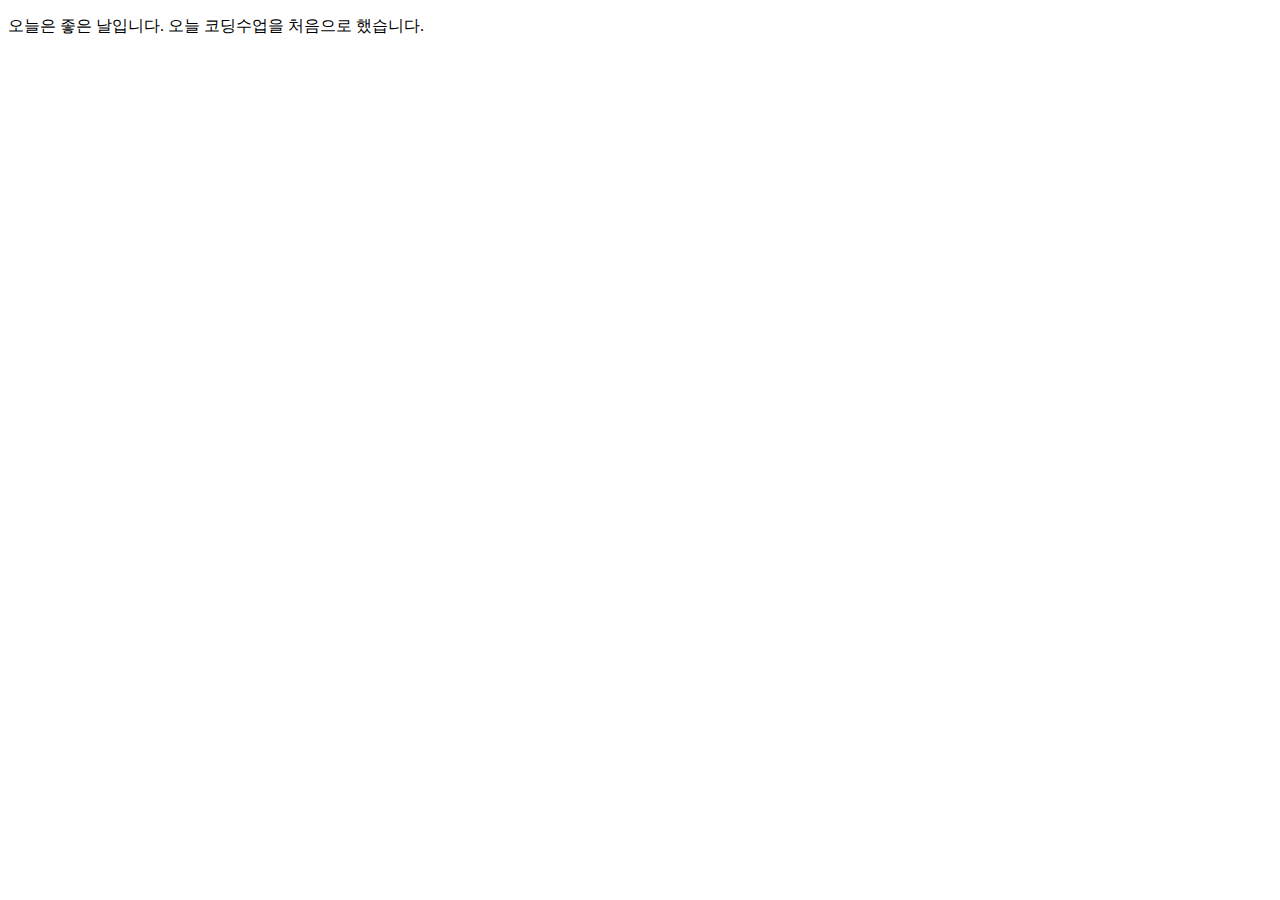
<file: index.html>
<!DOCTYPE html>
<html lang="en">
<head>
  <meta charset="UTF-8">
  <meta http-equiv="X-UA-Compatible" content="IE=edge">
  <meta name="viewport" content="width=device-width, initial-scale=1.0">
  <title>4월 10일 코딩</title>
</head>
<body>
  <p>
    오늘은 좋은 날입니다.
    오늘 코딩수업을 처음으로 했습니다. <br>
  </p>
</body>
</html>
</file>
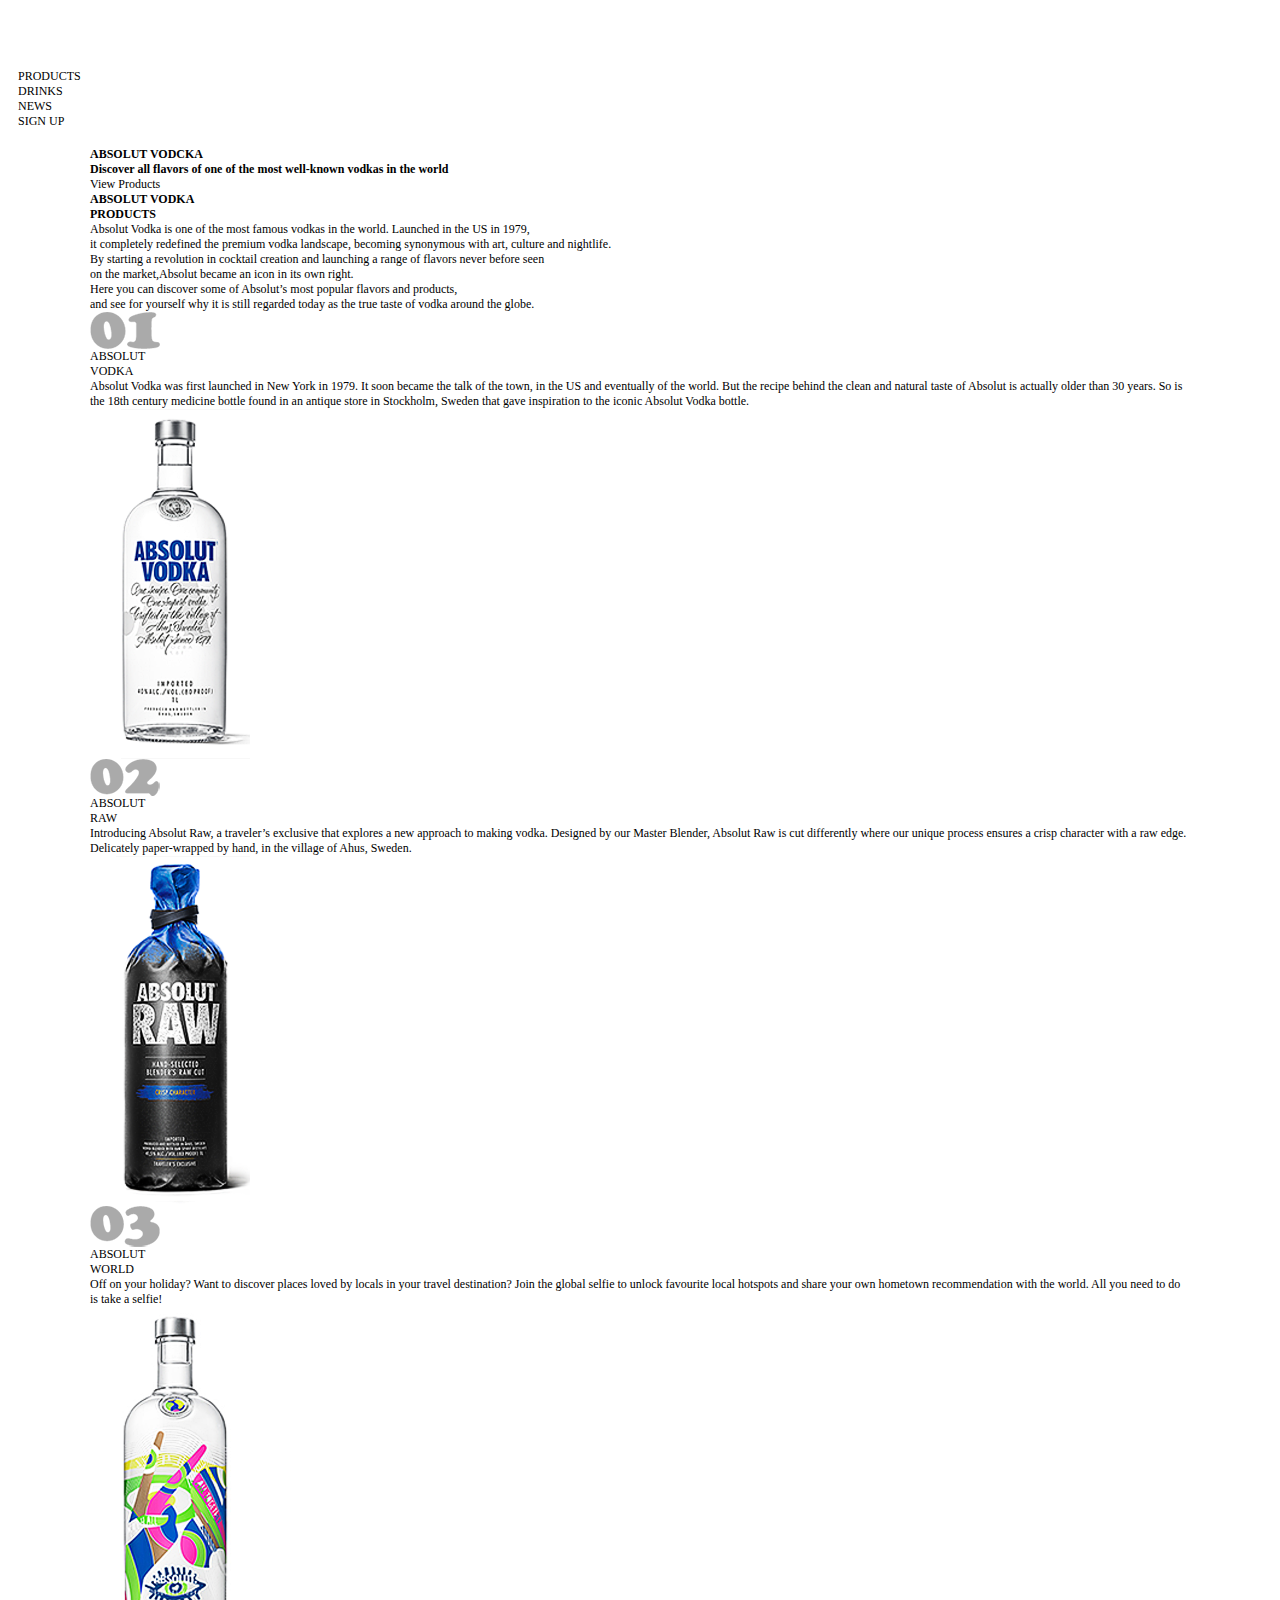
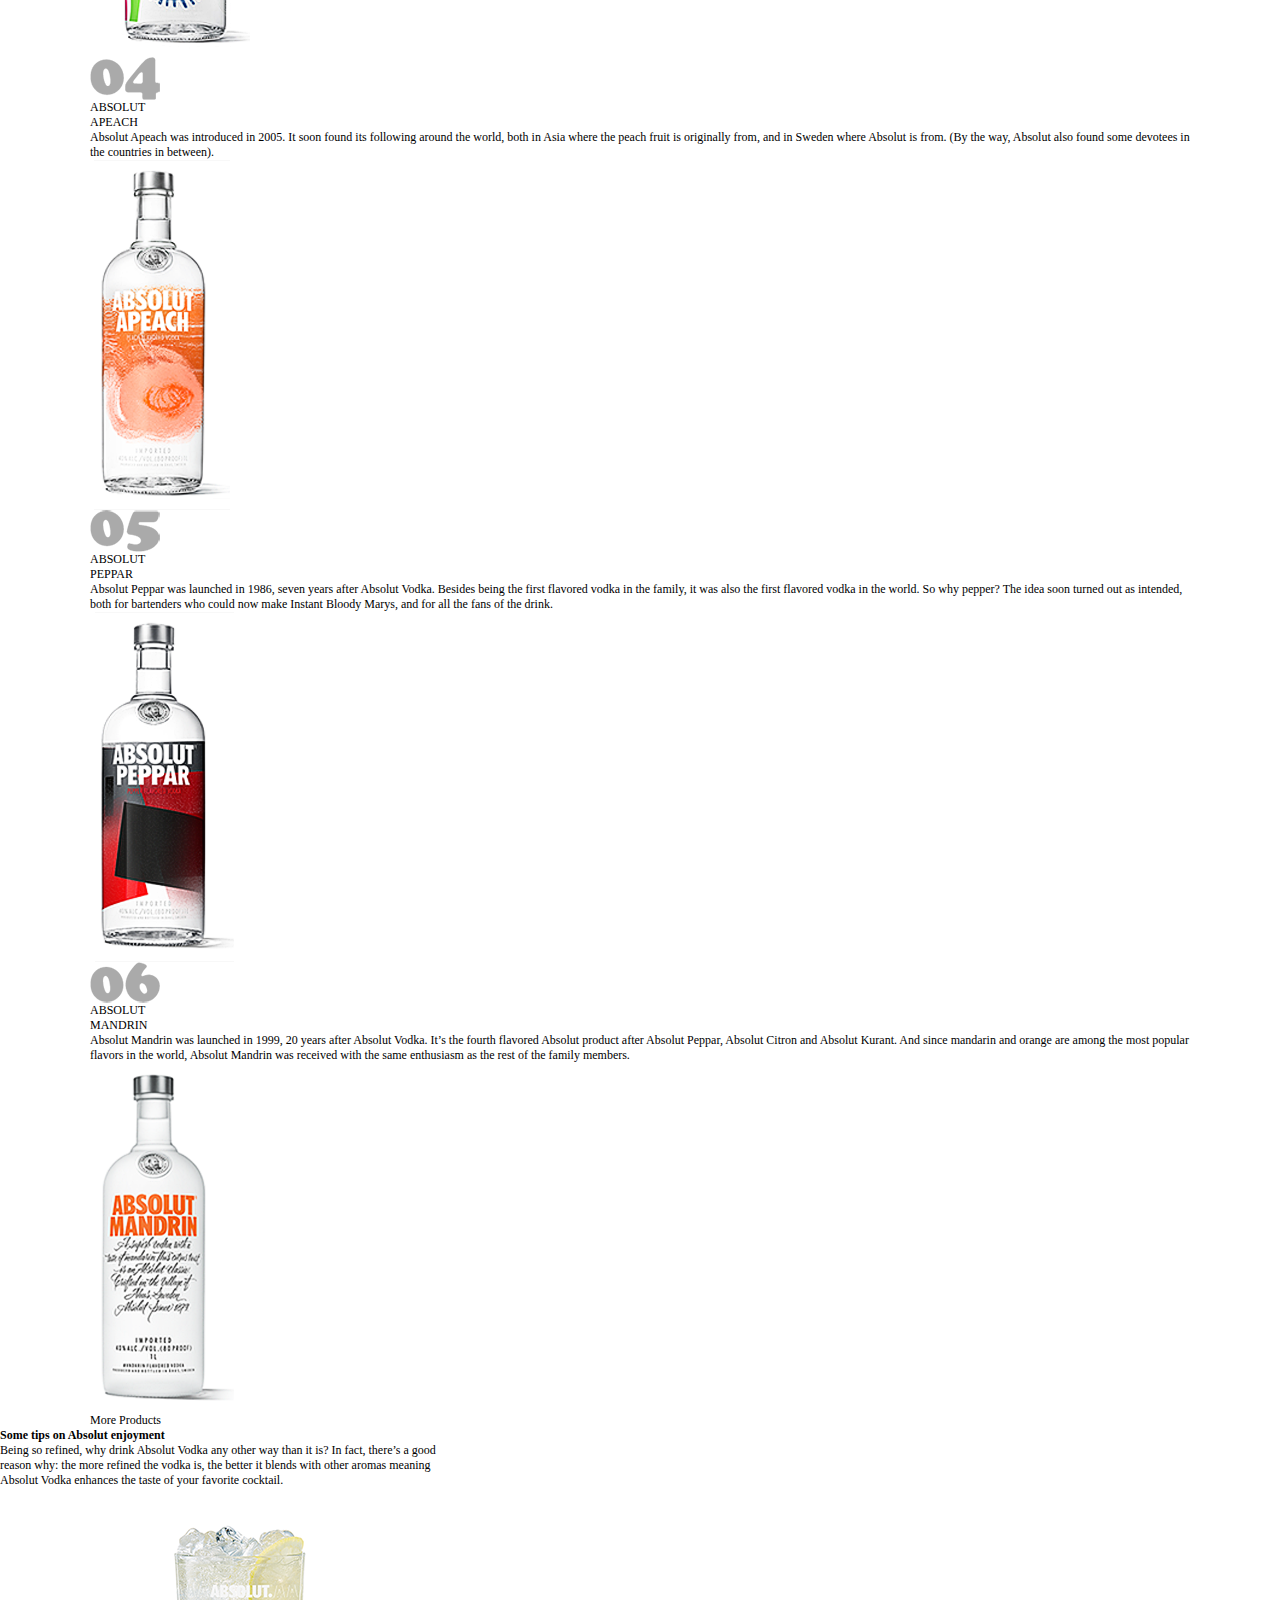
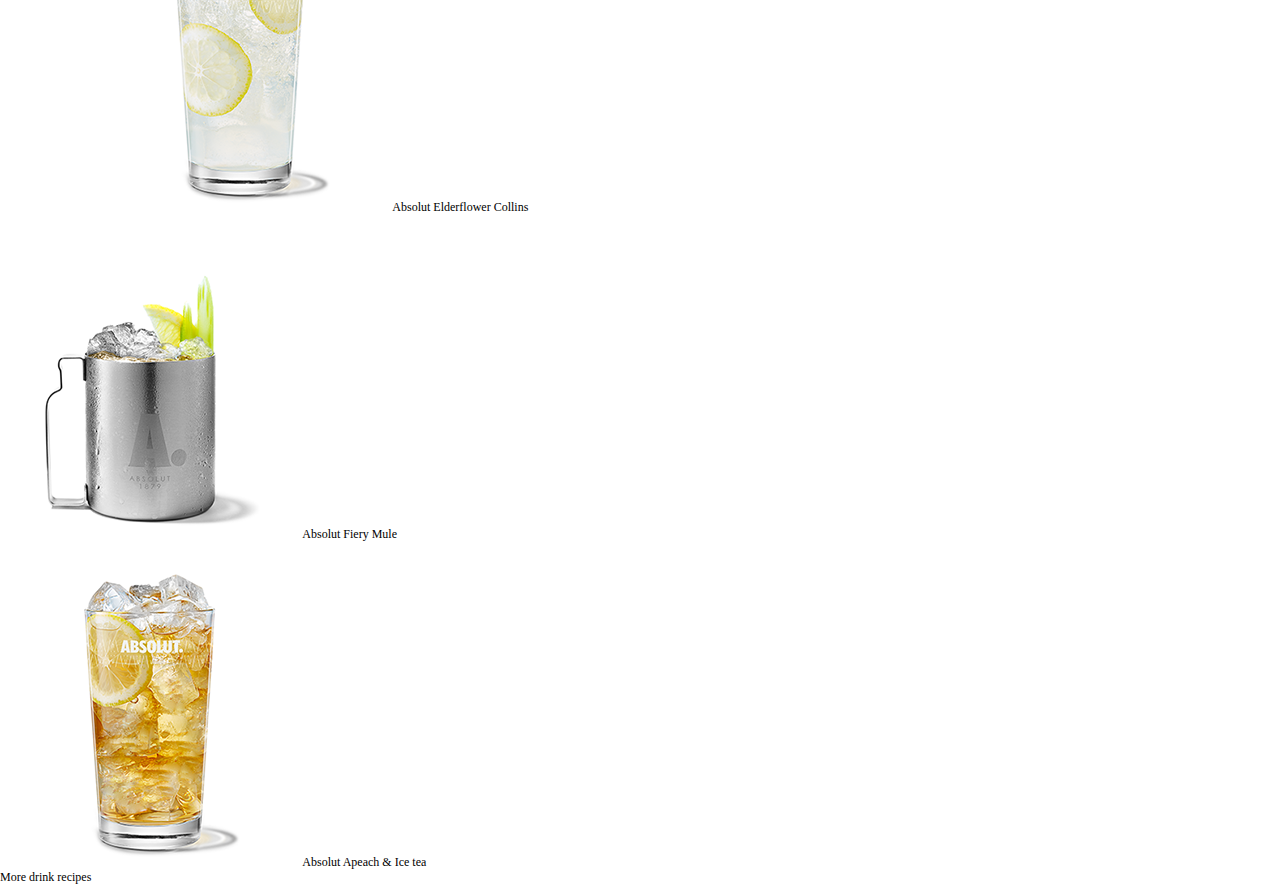
<file: nhj-absolut/index.html>
<!DOCTYPE html>
<html lang="en">
<head>
  <meta charset="UTF-8">
  <meta http-equiv="X-UA-Compatible" content="IE=edge">
  <meta name="viewport" content="width=device-width, initial-scale=1.0">
  <title>Absolut</title>
  <link rel="stylesheet" href="./style.css">
</head>
<body>
  <!-- #wrap>header+main+section+footer -->
  <div id="wrap">
    <header>
      <!-- .baxalign>#logo+nav -->
      <div class="baxalign">
        <div id="logo">
          <h1><a hrdf="javascript:void(0)">
            <img src="01header/logo.png" alt=""></a>
          </h1>
        </div>
        <nav>
          <ul>
            <li><a href="javascript:void(0)">PRODUCTS</a></li>
            <li><a href="javascript:void(0)">DRINKS</a></li>
            <li><a href="javascript:void(0)">NEWS</a></li>
            <li><a href="javascript:void(0)">SIGN UP</a></li>
          </ul>
        </nav>
      </div>
    </header>
    <main>
      <div class="boxalign">
        <h2 class="Oswald">ABSOLUT VODCKA</h2>
        <h4>Discover all flavors of one of the most well-known vodkas in the world</h4>
        <a href="javascript:void(0)" class="more">
          View Products
        </a>
      </div>
    </main>
    <section>
      <div id="products" class="boxalign">
        <div class="ptitle">
          <h2 class="Oswald">
            ABSOLUT VODKA<br>
            PRODUCTS
          </h2>
          <p class="Raleway">Absolut Vodka is one of the most famous vodkas in the world. Launched in the US in 1979,<br>
            it completely redefined the premium vodka landscape, becoming synonymous with art, culture and nightlife.<br>
            By starting a revolution in cocktail creation and launching a range of flavors never before seen<br>
            on the market,Absolut became an icon in its own right.<br>
            Here you can discover some of Absolut’s most popular flavors and products,<br>
            and see for yourself why it is still regarded today as the true taste of vodka around the globe.</p>
        </div>
        <ul class="plist">
          <li>
            <a href="javascript:void(0)"></a>
            <div class="text">
              <!--img+.pltext$*2-->
              <img src="./03products/no01.png"alt="no01">
              <div class="pltext1 Wswald">
                ABSOLUT<br>VODKA</div>
                <div class="pltext2 Raleway">
                  Absolut Vodka was first launched in New York in 1979. It soon became the talk of the town, in the US and eventually of the world. But the recipe behind the clean and natural taste of Absolut is actually older than 30 years. So is the 18th century medicine bottle found in an antique store in Stockholm, Sweden that gave inspiration to the iconic Absolut Vodka bottle.
              </div>
            </div>
            <div class="img">
              <img src="./03products/listing01.png" alt="listing01.png">
            </div>
          </li>
          <li>
            <a href="javascript:void(0)"></a>
            <div class="text">
              <!--img+.pltext$*2-->
              <img src="./03products/no02.png"alt="no02">
              <div class="pltext1 Wswald">
                ABSOLUT<br>RAW</div>
                <div class="pltext2 Raleway">
                  Introducing Absolut Raw, a traveler’s exclusive that explores a new approach to making vodka. Designed by our Master Blender, Absolut Raw is cut differently where our unique process ensures a crisp character with a raw edge. Delicately paper-wrapped by hand, in the village of Ahus, Sweden.
              </div>
            </div>
            <div class="img">
              <img src="./03products/listing02.png" alt="listing02.png">
            </div>
          </li>
          <li>
            <a href="javascript:void(0)"></a>
            <div class="text">
              <!--img+.pltext$*2-->
              <img src="./03products/no03.png"alt="no03">
              <div class="pltext1 Wswald">
                ABSOLUT<br>WORLD</div>
                <div class="pltext2 Raleway">
                  Off on your holiday? Want to discover places loved by locals in your travel destination? Join the global selfie to unlock favourite local hotspots and share your own hometown recommendation with the world. All you need to do is take a selfie!
              </div>
            </div>
            <div class="img">
              <img src="./03products/listing03.png" alt="listing03.png">
            </div>
          </li>
          <li>
            <a href="javascript:void(0)"></a>
            <div class="text">
              <!--img+.pltext$*2-->
              <img src="./03products/no04.png"alt="no04">
              <div class="pltext1 Wswald">
                ABSOLUT<br>APEACH</div>
                <div class="pltext2 Raleway">
                  Absolut Apeach was introduced in 2005. It soon found its following around the world, both in Asia where the peach fruit is originally from, and in Sweden where Absolut is from. (By the way, Absolut also found some devotees in the countries in between).
              </div>
            </div>
            <div class="img">
              <img src="./03products/listing04.png" alt="listing04.png">
            </div>
          </li>
          <li>
            <a href="javascript:void(0)"></a>
            <div class="text">
              <!--img+.pltext$*2-->
              <img src="./03products/no05.png"alt="no05">
              <div class="pltext1 Wswald">
                ABSOLUT<br>PEPPAR</div>
                <div class="pltext2 Raleway">
                  Absolut Peppar was launched in 1986, seven years after Absolut Vodka. Besides being the first flavored vodka in the family, it was also the first flavored vodka in the world. So why pepper? The idea soon turned out as intended, both for bartenders who could now make Instant Bloody Marys, and for all the fans of the drink.
              </div>
            </div>
            <div class="img">
              <img src="./03products/listing05.png" alt="listing05.png">
            </div>
          </li>
          <li>
            <a href="javascript:void(0)"></a>
            <div class="text">
              <!--img+.pltext$*2-->
              <img src="./03products/no06.png"alt="no06">
              <div class="pltext1 Wswald">
                ABSOLUT<br>MANDRIN</div>
                <div class="pltext2 Raleway">
                  Absolut Mandrin was launched in 1999, 20 years after Absolut Vodka. It’s the fourth flavored Absolut product after Absolut Peppar, Absolut Citron and Absolut Kurant. And since mandarin and orange are among the most popular flavors in the world, Absolut Mandrin was received with the same enthusiasm as the rest of the family members.
              </div>
            </div>
            <div class="img">
              <img src="./03products/listing06.png" alt="listing06.png">
            </div>
          </li>
        </ul>
        <div class="morecover">
          <a href="javascript:void(0)" class="more">
            More Products
          </a>
        </div>
      </div>
      <div id="recipes">
        <div class="bg">
          <h2 class="Oswald">Some tips on Absolut enjoyment
          </h2>
          <p class="Raleway">Being so refined, why drink Absolut Vodka any other way than it is? In fact, there’s a good<br>reason why: the more refined the vodka is, the better it blends with other aromas meaning<br>Absolut Vodka enhances the taste of your favorite cocktail.
          </p>
        </div>
        <div class="drink">
          <ul class="boxalign Raleway">
            <li>
              <a href="javascript:void(0)">
                <img src="04recipes/recipes01.png" alt="recipes01">
                <span>
                  Absolut Elderflower Collins
                </span>
              </a>
            </li>
          </ul>
        </div>
            <li>
              <a href="javascript:void(0)">
                <img src="04recipes/recipes02.png" alt="recipes02">
                <span>
                  Absolut Fiery Mule
                </span>
              </a>
            </li>
          </ul>
        </div>
            <li>
              <a href="javascript:void(0)">
                <img src="04recipes/recipes03.png" alt="recipes03">
                <span>
                  Absolut Apeach & Ice tea
                </span>
              </a>
            </li>
          </ul>
        </div>
        <div class="morecover">
          <a href="javascript:void(0)" class="more">
            More drink recipes
          </a>
        </div>
      </div>
    </section>


    <footer></footer>
  </div>
</body>
</html>
</file>
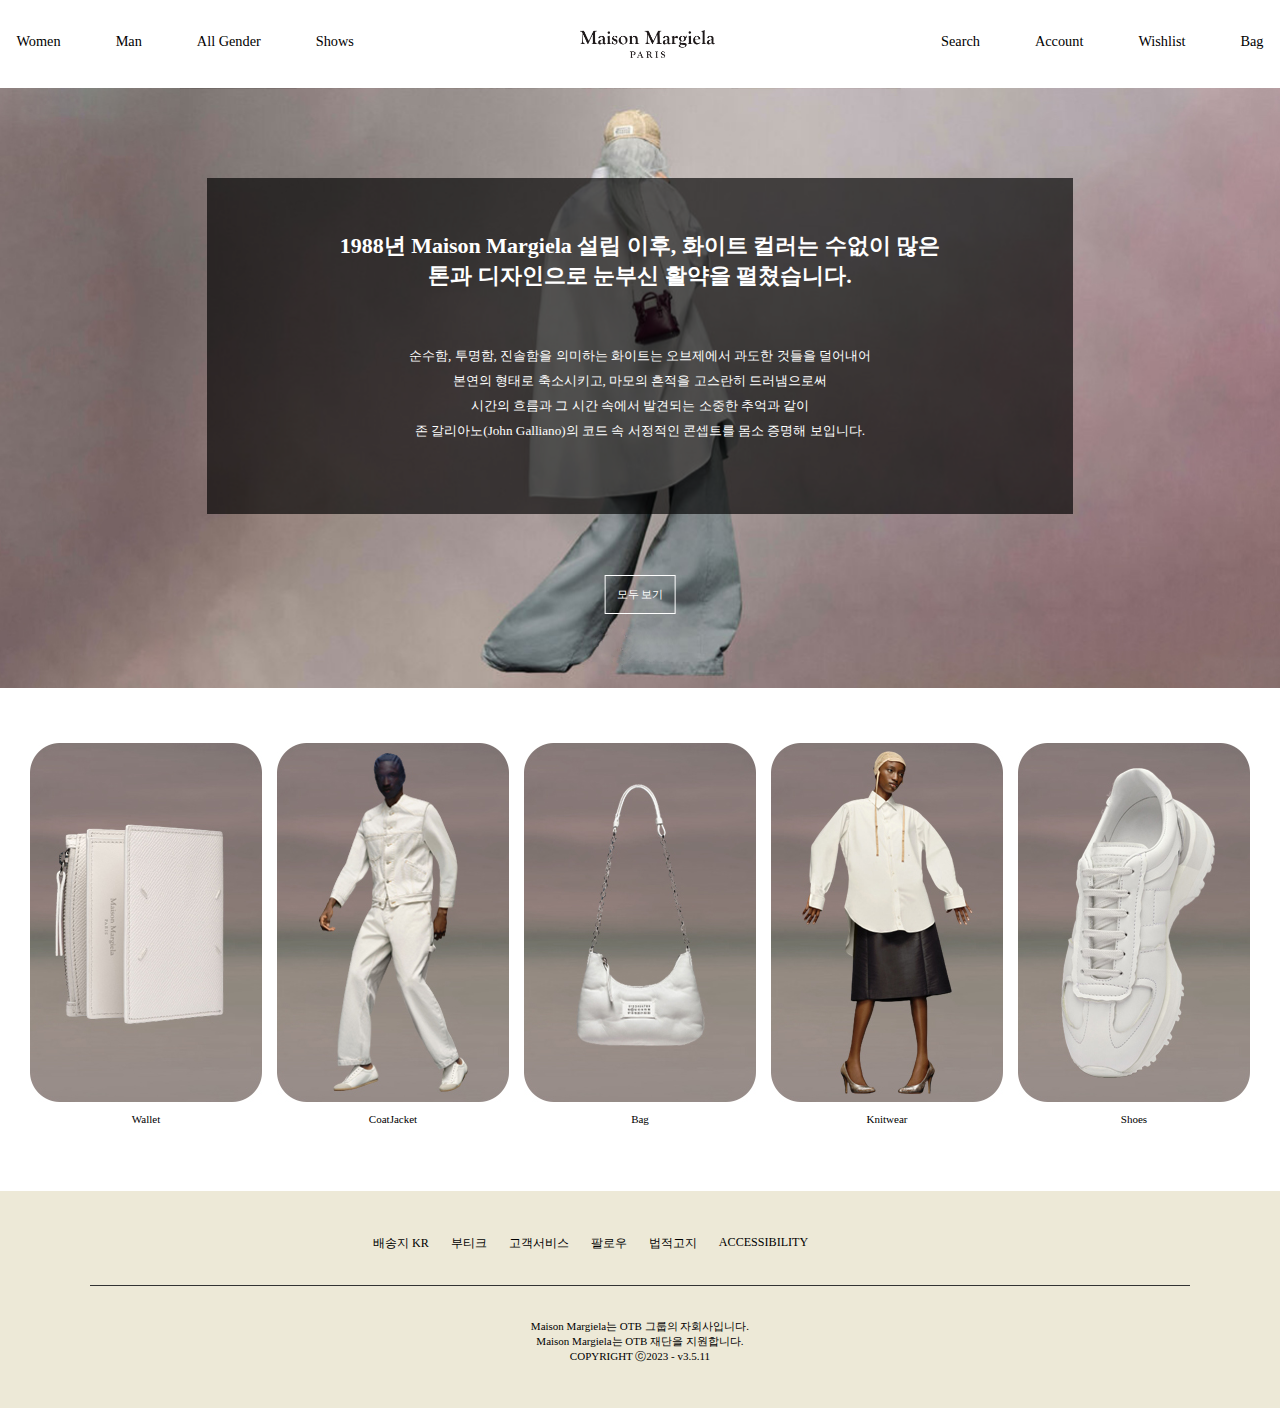
<file: 마르지엘라/index.html>
<!DOCTYPE html>
<html lang="en">
<head>
    <meta charset="UTF-8">
    <meta http-equiv="X-UA-Compatible" content="IE=edge">
    <meta name="viewport" content="width=device-width, initial-scale=1.0">
    <title>Document</title>
    <link rel="stylesheet" href="./style2.css">
</head>
<body>
    <div id="wrap">
        <!-- HEADER -->
        <header>
          <nav>
            <div><a href="javascript:void(0)">Women</a></div>
            <div><a href="javascript:void(0)">Man</a></div>
            <div><a href="javascript:void(0)">All Gender</a></div>
            <div><a href="javascript:void(0)">Shows</a></div>
        </nav>
        <div class="logo">
            <h1>
                <a href="javascript:void(0)">
                    <img src="./img/Maison_Margiela_logo.svg.png"
                    alt="Maison Margiela">
                </a>
            </h1>
        </div>
        <div class="sidemenu">
          <div><a href="javascript:void(0)">Search</a></div>
          <div><a href="javascript:void(0)">Account</a></div>
          <div><a href="javascript:void(0)">Wishlist</a></div>
          <div><a href="javascript:void(0)">Bag</a></div>
        </div>
      </header>

        <!-- MAIN -->
        <main>
            <div class="mbg">
              <!-- <a href="javascript:void(0)">모두 보기</a> -->
            </div>
            
            <div class="mtext">
                <h2>
                    1988년 Maison Margiela 설립 이후, 화이트 컬러는 수없이 많은<br>
                    톤과 디자인으로 눈부신 활약을 펼쳤습니다.
                </h2>
                <span></span>
                <p>
                    순수함, 투명함, 진솔함을 의미하는 화이트는 오브제에서  과도한 것들을 덜어내어<br>
                    본연의 형태로 축소시키고, 마모의 흔적을 고스란히 드러냄으로써<br>
                    시간의 흐름과 그 시간 속에서 발견되는 소중한 추억과 같이<br>
                    존 갈리아노(John Galliano)의 코드 속 서정적인 콘셉트를 몸소 증명해 보입니다.
                </p>
                <a href="javascript:void(0)">모두 보기</a>
            </div>
        </main>

       <!-- SECTION -->
       <section>
          <ul>
            <li>
              <a href="">
                <span class="imgbox">
                  <img src="./img/miniWallet.jpg" alt="section image 1">
                </span>
                <span class="walletName">
                  Wallet
                </span>
              </a>
            </li>
            <li>
              <a href="">
                <span class="imgbox">
                  <img src="./img/miniMan.jpg" alt="section image 2">
                </span>
                <span class="jacket">
                  CoatJacket
                </span>
              </a>
            </li>
            <li>
              <a href="">
                <span class="imgbox">
                  <img src="./img/miniBag.jpg" alt="section image 3">
                </span>
                <span class="bag">
                  Bag
                </span>
              </a>
            </li>
            <li>
              <a href="">
                <span class="imgbox">
                  <img src="./img/miniWomen.jpg" alt="section image 4">
                </span>
                <span class="knitwear">
                  Knitwear
                </span>
              </a>
            </li>
            <li>
              <a href="">
                <span class="imgbox">
                  <img src="./img/miniShoes.jpg" alt="section image 5">
                </span>
                <span class="shoes">
                  Shoes
                </span>
              </a>
            </li>
            
        </ul>
        </section>
        
      </section>
      <!-- FOOTER -->
      <footer>
        <div class="boxalign">
            <ul>
                <li><a href="javascript:void(0)">배송지 KR </a></li>
                <li><a href="javascript:void(0)">부티크</a></li>
                <li><a href="javascript:void(0)">고객서비스</a></li>
                <li><a href="javascript:void(0)">팔로우</a></li>
                <li><a href="javascript:void(0)">법적고지</a></li>
                <li><a href="javascript:void(0)">ACCESSIBILITY</a></li>
            </ul>
            <address>
              Maison Margiela는 OTB 그룹의 자회사입니다.<br>
              Maison Margiela는 OTB 재단을 지원합니다.<br>
              COPYRIGHT ⓒ2023 - v3.5.11
            </address>
        </div>
    </footer>
</div>

</body>
</html>
</file>
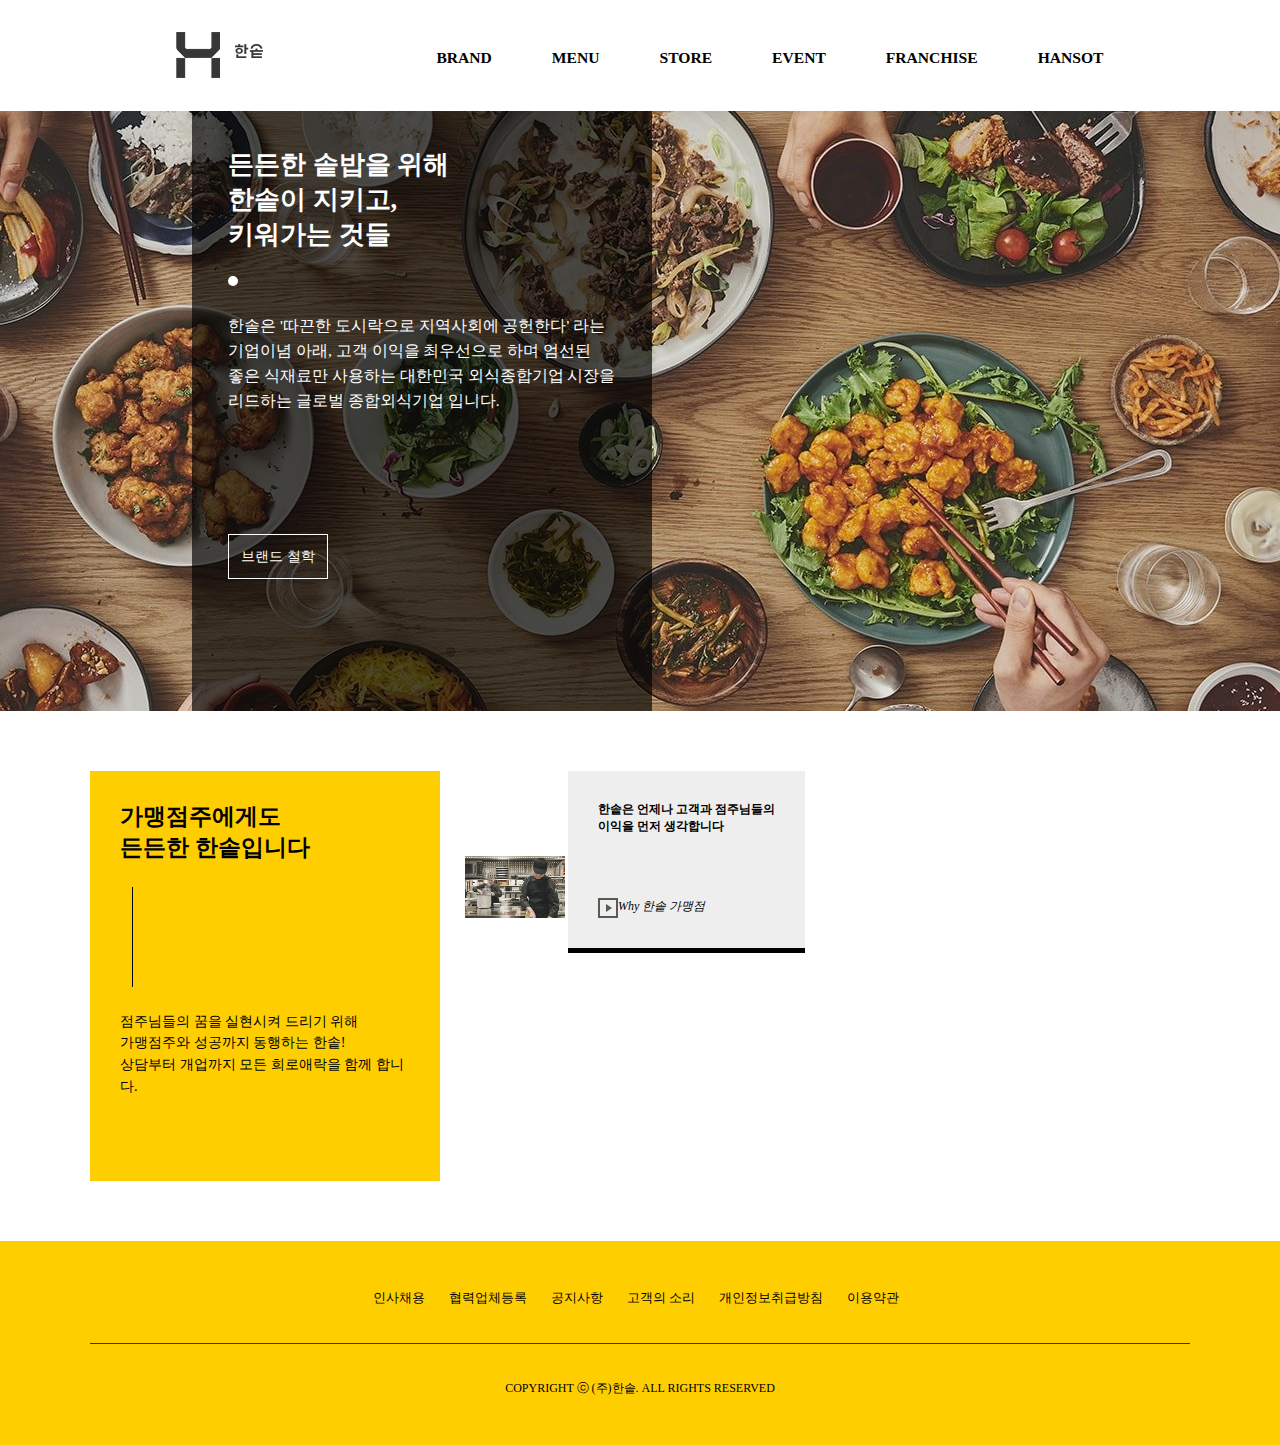
<file: 예제4-한솥/index.html>
<!DOCTYPE html>
<html lang="en">
<head>
    <meta charset="UTF-8">
    <meta http-equiv="X-UA-Compatible" content="IE=edge">
    <meta name="viewport" content="width=device-width, initial-scale=1.0">
    <title>Document</title>
    <link rel="stylesheet" href="./style.css">
</head>
<body>
    <div id="wrap">
        <!-- HEADER -->
        <header>
            <div class="boxalign">
                <div class="logo">
                    <h1>
                        <a href="javascript:void(0)">
                            <img src="./images/hlogo.png" 
                            alt="한솥logo">
                        </a>
                    </h1>
                </div>

                <nav>
                    <div><a href="javascript:void(0)">BRAND</a></div>
                    <div><a href="javascript:void(0)">MENU</a></div>
                    <div><a href="javascript:void(0)">STORE</a></div>
                    <div><a href="javascript:void(0)">EVENT</a></div>
                    <div><a href="javascript:void(0)">FRANCHISE</a></div>
                    <div><a href="javascript:void(0)">HANSOT</a></div>
                </nav>
            </div>
        </header>

        <!-- MAIN -->
        <main>
            <div class="mbg"></div>
            <div class="mtext">
                <h2>
                    든든한 솥밥을 위해<br>
                    한솥이 지키고,<br>
                    키워가는 것들<br>
                </h2>
                <span></span>
                <p>
                    한솥은 '따끈한 도시락으로 지역사회에 공헌한다' 라는<br>
                    기업이념 아래, 고객 이익을 최우선으로 하며 엄선된<br>
                    좋은 식재료만 사용하는 대한민국 외식종합기업 시장을<br>
                    리드하는 글로벌 종합외식기업 입니다. 
                </p>
                <a href="javascript:void(0)">브랜드 철학</a>
            </div>
        </main>

        <!-- SECTION -->
        <section class="boxalign">
            <ul>
                <li>
                  <h3>
                    가맹점주에게도<br>
                    든든한 한솥입니다
                  </h3>
                  <span></span>
                  <p>
                    점주님들의 꿈을 실현시켜 드리기 위해<br>
                    가맹점주와 성공까지 동행하는 한솥!<br>
                    상담부터 개업까지 모든 희로애락을 함께 합니다.
                  </p>
                </li>
                <li>
                  <a href="">
                    <span class="imgbox">
                      <img src="./images/main_img_01.jpg" alt="section image 1">
                    </span>
                    <span class="textbox">
                        <strong>
                            한솥은 언제나 고객과 점주님들의<br>
                            이익을 먼저 생각합니다
                        </strong>
                        <span class="whycover">
                            <span class="wcbg"></span>
                            <i>Why 한솥 가맹점</i>
                        </span>
                    </span>
                  </a>
                </li>
              </ul>
        </section>

        <!-- FOOTER -->
        <footer>
            <div class="boxalign">
                <ul>
                    <li><a href="javascript:void(0)">인사채용</a></li>
                    <li><a href="javascript:void(0)">협력업체등록</a></li>
                    <li><a href="javascript:void(0)">공지사항</a></li>
                    <li><a href="javascript:void(0)">고객의 소리</a></li>
                    <li><a href="javascript:void(0)">개인정보취급방침</a></li>
                    <li><a href="javascript:void(0)">이용약관</a></li>
                </ul>
                <address>
                    COPYRIGHT ⓒ (주)한솥. ALL RIGHTS RESERVED
                </address>
            </div>
        </footer>
    </div>
    
</body>
</html>
</file>
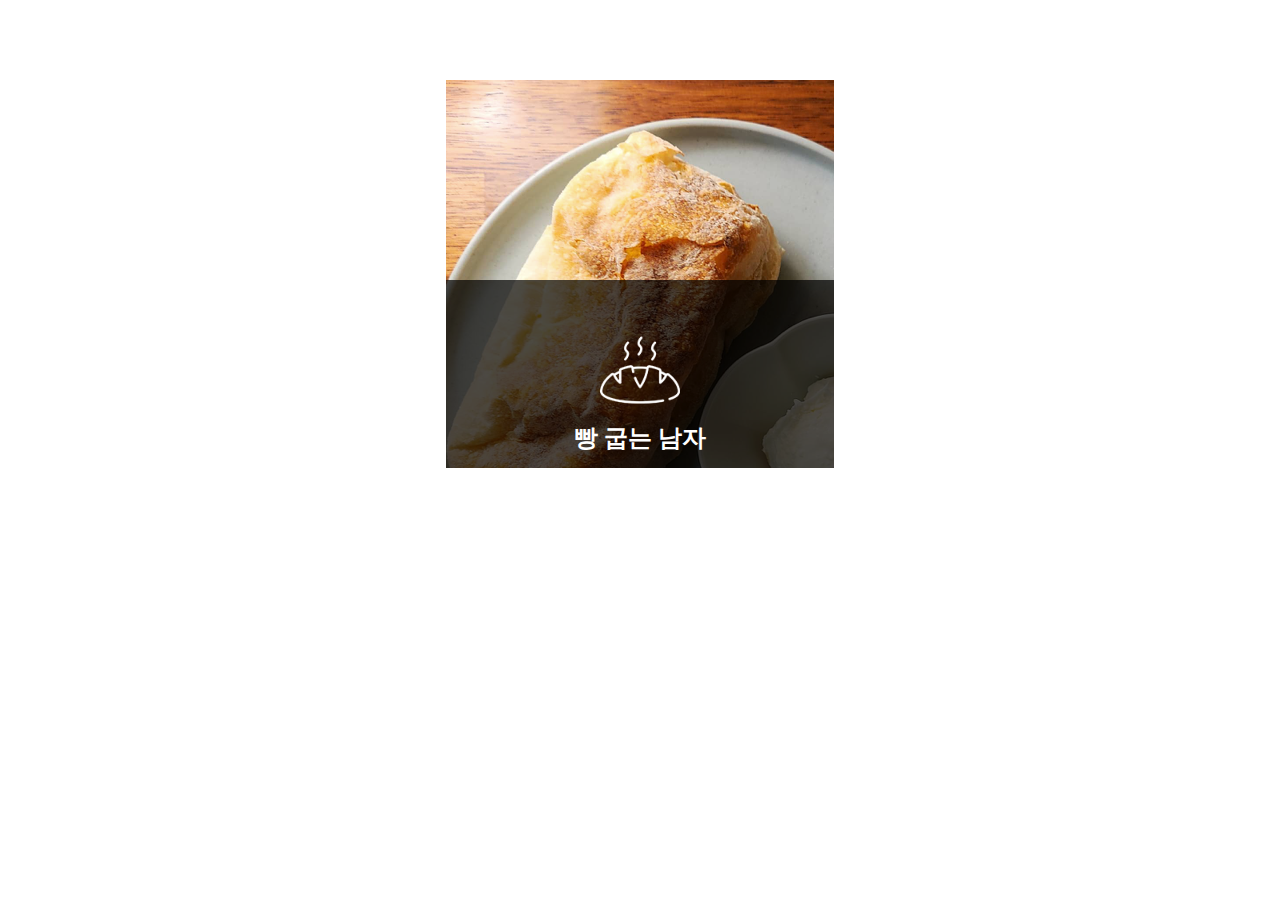
<file: nhj-absolut/position-nhj.html>
<!DOCTYPE html>
<!-- saved from url=(0040)http://127.0.0.1:5503/position-nhj2.html -->
<html lang="en"><head><meta http-equiv="Content-Type" content="text/html; charset=UTF-8">
  
  <meta http-equiv="X-UA-Compatible" content="IE=edge">
  <meta name="viewport" content="width=device-width, initial-scale=1.0">
  <title>position-nhj</title>
  <style>
    *{margin: 0; padding: 0;}
    body,html{font-size: 12px;}
    h1,h2,h3,h4,h5,h6{font-size: 100%;}
    a{text-decoration: none; color: inherit;}
    img{vertical-align: bottom;}

      .list{
        width: 388px;
        margin: 80px auto;
        position: relative;
        overflow: hidden;
      }
      .list .bg{
        background: url("images/bread.png");
        width: 388px;
        height: 388px;
        transition: 0.7s;
      }
      .list .text{
        position: absolute;
        top: 200px;
        background: rgba(0, 0, 0, .7);
        width: 100%;
        height: 388px;
        color: #fff;
        text-align: center;
        padding-top: 50px;
        transition: 0.7s;
      }
      .list .text img{
        width: 80px;
        /* height: 120px; */
      }
      .list .text h2{
        font-size: 2rem;
        margin: 1rem 0 5rem;
      }
      .list .text p{
        font-size: 1.3rem;
      }
      .list .text a{
        display: inline-block;
        padding: 1rem 1.5rem;
        border: 1px solid;
        margin-top: 2rem;
      }
      .list .text a:hover{
        background: #fff;
        color: #000;
        border: 1px solid #fff;
      }
      .list:hover .bg{
        transform: scale(1.2);
      }
      .list:hover .text{
        top: 0;
      }


  </style>
</head>
<body>
  <div class="list">
    <div class="bg"></div>
      <div class="text">
        <img src="./position-nhj_files/pic-bread.png" alt="">
        <h2>
          빵 굽는 남자
        </h2>
        <p>
          빵굽남은 아침마다 갓 구워낸 빵으로<br>
          고객분들께 맛있는 빵을<br>
          정직하게 공급하겠습니다.
        </p>
        <a href="javascript:void(0)">자세히보기</a>
      </div>
  </div>
<!-- Code injected by live-server -->
<script>
	// <![CDATA[  <-- For SVG support
	if ('WebSocket' in window) {
		(function () {
			function refreshCSS() {
				var sheets = [].slice.call(document.getElementsByTagName("link"));
				var head = document.getElementsByTagName("head")[0];
				for (var i = 0; i < sheets.length; ++i) {
					var elem = sheets[i];
					var parent = elem.parentElement || head;
					parent.removeChild(elem);
					var rel = elem.rel;
					if (elem.href && typeof rel != "string" || rel.length == 0 || rel.toLowerCase() == "stylesheet") {
						var url = elem.href.replace(/(&|\?)_cacheOverride=\d+/, '');
						elem.href = url + (url.indexOf('?') >= 0 ? '&' : '?') + '_cacheOverride=' + (new Date().valueOf());
					}
					parent.appendChild(elem);
				}
			}
			var protocol = window.location.protocol === 'http:' ? 'ws://' : 'wss://';
			var address = protocol + window.location.host + window.location.pathname + '/ws';
			var socket = new WebSocket(address);
			socket.onmessage = function (msg) {
				if (msg.data == 'reload') window.location.reload();
				else if (msg.data == 'refreshcss') refreshCSS();
			};
			if (sessionStorage && !sessionStorage.getItem('IsThisFirstTime_Log_From_LiveServer')) {
				console.log('Live reload enabled.');
				sessionStorage.setItem('IsThisFirstTime_Log_From_LiveServer', true);
			}
		})();
	}
	else {
		console.error('Upgrade your browser. This Browser is NOT supported WebSocket for Live-Reloading.');
	}
	// ]]>
</script>




</body></html>
</file>
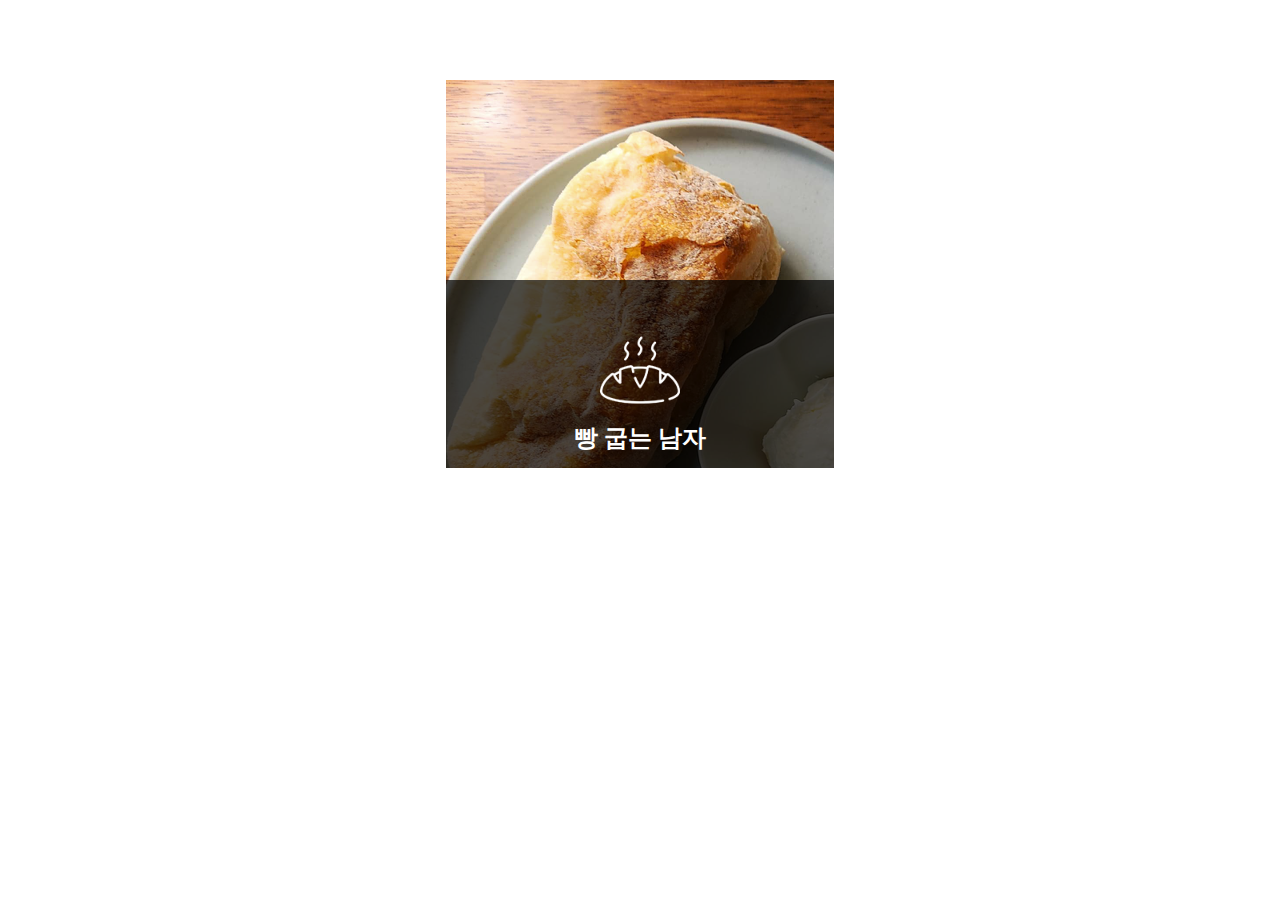
<file: nhj-absolut/position-nhj2.html>
<!DOCTYPE html>
<html lang="en">
<head>
  <meta charset="UTF-8">
  <meta http-equiv="X-UA-Compatible" content="IE=edge">
  <meta name="viewport" content="width=device-width, initial-scale=1.0">
  <title>position-nhj</title>
  <style>
    *{margin: 0; padding: 0;}
    body,html{font-size: 12px;}
    h1,h2,h3,h4,h5,h6{font-size: 100%;}
    a{text-decoration: none; color: inherit;}
    img{vertical-align: bottom;}

      .list{
        width: 388px;
        margin: 80px auto;
        position: relative;
        overflow: hidden;
      }
      .list .bg{
        background: url("./images/bread.png");
        width: 388px;
        height: 388px;
        transition: 0.7s;
      }
      .list .text{
        position: absolute;
        top: 200px;
        background: rgba(0, 0, 0, .7);
        width: 100%;
        height: 388px;
        color: #fff;
        text-align: center;
        padding-top: 50px;
        transition: 0.7s;
      }
      .list .text img{
        width: 80px;
        /* height: 120px; */
      }
      .list .text h2{
        font-size: 2rem;
        margin: 1rem 0 5rem;
      }
      .list .text p{
        font-size: 1.3rem;
      }
      .list .text a{
        display: inline-block;
        padding: 1rem 1.5rem;
        border: 1px solid;
        margin-top: 2rem;
      }
      .list .text a:hover{
        background: #fff;
        color: #000;
        border: 1px solid #fff;
      }
      .list:hover .bg{
        transform: scale(1.2);
      }
      .list:hover .text{
        top: 0;
      }


  </style>
</head>
<body>
  <div class="list">
    <div class="bg"></div>
      <div class="text">
        <img src="./images/pic-bread.png" alt="">
        <h2>
          빵 굽는 남자
        </h2>
        <p>
          빵굽남은 아침마다 갓 구워낸 빵으로<br>
          고객분들께 맛있는 빵을<br>
          정직하게 공급하겠습니다.
        </p>
        <a href="javascript:void(0)">자세히보기</a>
      </div>
  </div>
</body>


</html>
</body>
</file>
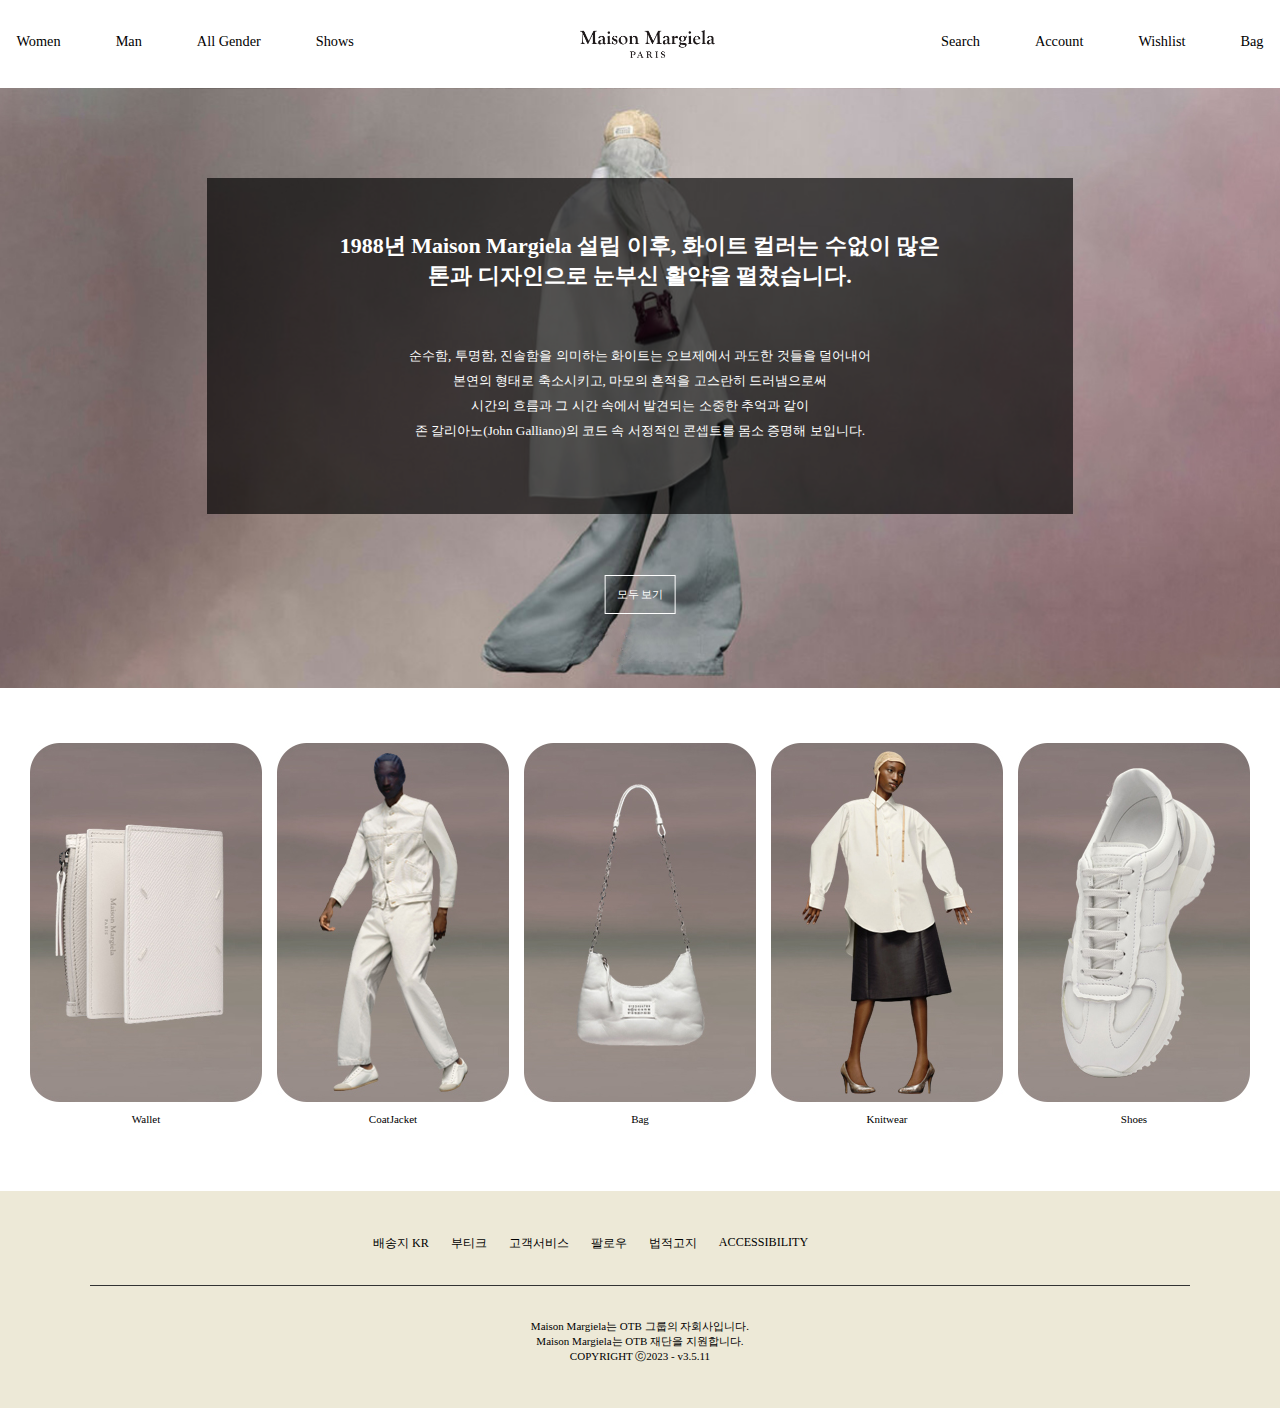
<file: 마르지엘라/index2.html>
<!DOCTYPE html>
<html lang="en">
<head>
    <meta charset="UTF-8">
    <meta http-equiv="X-UA-Compatible" content="IE=edge">
    <meta name="viewport" content="width=device-width, initial-scale=1.0">
    <title>Document</title>
    <link rel="stylesheet" href="./style2.css">
</head>
<body>
    <div id="wrap">
        <!-- HEADER -->
        <header>
          <nav>
            <div><a href="javascript:void(0)">Women</a></div>
            <div><a href="javascript:void(0)">Man</a></div>
            <div><a href="javascript:void(0)">All Gender</a></div>
            <div><a href="javascript:void(0)">Shows</a></div>
        </nav>
        <div class="logo">
            <h1>
                <a href="javascript:void(0)">
                    <img src="./img/Maison_Margiela_logo.svg.png"
                    alt="Maison Margiela">
                </a>
            </h1>
        </div>
        <div class="sidemenu">
          <div><a href="javascript:void(0)">Search</a></div>
          <div><a href="javascript:void(0)">Account</a></div>
          <div><a href="javascript:void(0)">Wishlist</a></div>
          <div><a href="javascript:void(0)">Bag</a></div>
        </div>
      </header>

        <!-- MAIN -->
        <main>
            <div class="mbg">
              <!-- <a href="javascript:void(0)">모두 보기</a> -->
            </div>
            
            <div class="mtext">
                <h2>
                    1988년 Maison Margiela 설립 이후, 화이트 컬러는 수없이 많은<br>
                    톤과 디자인으로 눈부신 활약을 펼쳤습니다.
                </h2>
                <span></span>
                <p>
                    순수함, 투명함, 진솔함을 의미하는 화이트는 오브제에서  과도한 것들을 덜어내어<br>
                    본연의 형태로 축소시키고, 마모의 흔적을 고스란히 드러냄으로써<br>
                    시간의 흐름과 그 시간 속에서 발견되는 소중한 추억과 같이<br>
                    존 갈리아노(John Galliano)의 코드 속 서정적인 콘셉트를 몸소 증명해 보입니다.
                </p>
                <a href="javascript:void(0)">모두 보기</a>
            </div>
        </main>

       <!-- SECTION -->
       <section>
          <ul>
            <li>
              <a href="">
                <span class="imgbox">
                  <img src="./img/miniWallet.jpg" alt="section image 1">
                </span>
                <span class="walletName">
                  Wallet
                </span>
              </a>
            </li>
            <li>
              <a href="">
                <span class="imgbox">
                  <img src="./img/miniMan.jpg" alt="section image 2">
                </span>
                <span class="jacket">
                  CoatJacket
                </span>
              </a>
            </li>
            <li>
              <a href="">
                <span class="imgbox">
                  <img src="./img/miniBag.jpg" alt="section image 3">
                </span>
                <span class="bag">
                  Bag
                </span>
              </a>
            </li>
            <li>
              <a href="">
                <span class="imgbox">
                  <img src="./img/miniWomen.jpg" alt="section image 4">
                </span>
                <span class="knitwear">
                  Knitwear
                </span>
              </a>
            </li>
            <li>
              <a href="">
                <span class="imgbox">
                  <img src="./img/miniShoes.jpg" alt="section image 5">
                </span>
                <span class="shoes">
                  Shoes
                </span>
              </a>
            </li>
            
        </ul>
        </section>
        
      </section>

      <script src="https://code.jquery.com/jquery-3.5.1.js" integrity="sha256-QWo7LDvxbWT2tbbQ97B53yJnYU3WhH/C8ycbRAkjPDc=" crossorigin="anonymous"">
      </script>
      <script>
        $(document) .ready(function(){
          <img src="./img/miniWallet.jpg" alt="section image 1">;
          $("#img2").hide();

          /*img1을 클릭했을 때 img2를 보여줌*/
          $("#img1").click(function(){
              $("#img1").hide();
              $("#img2").show();
          });

          /*img2를 클릭했을 때 img1을 보여줌*/
          $("#img2").click(function(){
              $("#img1").show();
              $("#img2").hide();
          });
        });
      </script>


      <!-- FOOTER -->
      <footer>
        <div class="boxalign">
            <ul>
                <li><a href="javascript:void(0)">배송지 KR </a></li>
                <li><a href="javascript:void(0)">부티크</a></li>
                <li><a href="javascript:void(0)">고객서비스</a></li>
                <li><a href="javascript:void(0)">팔로우</a></li>
                <li><a href="javascript:void(0)">법적고지</a></li>
                <li><a href="javascript:void(0)">ACCESSIBILITY</a></li>
            </ul>
            <address>
              Maison Margiela는 OTB 그룹의 자회사입니다.<br>
              Maison Margiela는 OTB 재단을 지원합니다.<br>
              COPYRIGHT ⓒ2023 - v3.5.11
            </address>
        </div>
    </footer>
</div>

</body>
</html>
</file>
<file: nhj-absolut/style.css>
@charset "UTF-8";

*{margin: 0; padding: 0;}
html,body{font-size: 12px;}
h1,h2,h3,h4,h5,h6{font-size: 100%;}
ol,ul{list-style: none;}
a{color: inherit;
  text-decoration: none;}
img{vertical-align: bottom;}
address{font-style: normal;}
table{}
button{}
    background

#wrap{
  width: 100;
  min-width: 1100px;
}
.boxalign{
  width: 1100px;
  margin: auto;
}


header{
  padding: 1.5rem;
  boder: 1px solid;
}
header .boxalign{
  bottom: 1px solid red;
  display: flex;
  justify-content: space-around;
}
header .logo{}
header .logo h1{}
header .logo h1 a{}
header .logo h1 a img{}

header nav{
  display: flex;
  gap: 5rem;
}
header nav div{
  border-bottom: 4px solid transparent;
}
header nav div a{
  border: 1px solid green;
  font-size: 1.3rem;
  font-weight: bold;

}



main{}

section{}
</file>
<file: 마르지엘라/style2.css>
@charset "UTF-8";

*{margin: 0; padding: 0;}
html,body{font-size: 11px;}
h1,h2,h3,h4,h5,h6{font-size: 100%;}
ol,ul{list-style: none;}
a{color: inherit;
    text-decoration: none;}
img{vertical-align: bottom;}
address{font-style: normal;}
button{background: #000;}
span{display: inline-block;}
    

#wrap{
    width: 100;
    min-width: 1100px;
}
.boxalign{
    width: 1100px;
    margin: auto;
}

/* HEADER */
header{
    /* border: 1px solid yellow; */
    padding: 1.5rem;
    /* border: 1px solid ; */
    display: flex;
    justify-content: space-between;
    align-items: center;
    
}
header .boxalign{
    /* border: 1px solid red; */
    align-items: l;
}
header .logo{
    /* border: 1px solid green; */
    align-items: center;
}
header .logo h1{
  padding: 1.2rem 0;
}
header .logo h1 a{}
header .logo h1 a img{
    width: 135px;
}

header nav{
    display: flex;
    gap: 5rem;
}
header nav div{
    border-bottom: 4px solid transparent;
}
header nav div a{
    /* border: 1px solid green; */
    font-size: 1.3rem;
    font-weight: normal;
    padding: 1rem 0 .2rem;
}
header nav div:hover{
    color: #ffce00;
    border-bottom: 4px solid ;
}

header .sidemenu{
    display: flex;
    gap: 5rem;
}
header .sidemenu div{
    border-bottom: 4px solid transparent;
}
header .sidemenu div a{
    /* border: 1px solid green; */
    font-size: 1.3rem;
    font-weight: normal;
    padding: 1rem 0 .2rem;
}
header .sidemenu div:hover{
    color: #ffce00;
    border-bottom: 4px solid ;
}
/* MAIN */
main{
    position: relative;
    overflow: hidden;
}

main .mbg{
    background: url("./img/main.jpg") center;
    background-size: cover;
    width: 100%;
    height: 600px;
    transition: .7s;
}

main:hover .mbg{
    transform: scale(1.1);
}
main .mtext{
    position: absolute;
    background: #000000a8;
    top: 90px;
    width: 800px;
    height: 270px;
    left: 0;
    right: 0;
    margin: auto;
    color: #fff;
    padding: 3rem;
    transition: .7s;
}
main .mtext a{
    display: inline-block;
    padding: 1rem;
    border: 1px solid #fff;
    text-align: center;
    position: absolute;
    bottom: -100px;
    left: 50%;
    transform: translateX(-50%)
}

main .mtext a:hover{
    background-color: #fff;
    color: #000000;
    font-weight: bold;
}



/* main:hover .mtext{
    left: 10%;
    padding: 4rem;
} */

main .mtext h2{
    font-size: 2rem;
    margin-top: 20px;
    text-align: center;
}

/* main .mtext span{
    display: inline-block;
    width: 100px;
    height: 10px;
    background: #fff;
    margin: 2;
} */

/* main:hover .mtext span{} */

main .mtext p{
    font-size: 1.2rem;
    margin-top: 40px;
    line-height: 1.9;
    text-align: center;
}

/* main .mtext a{
    display: inline-block;
    padding: 1rem;
    border: 1px solid;
    text-align: center;
} */


/* SECTION */
section{
    padding: 5rem 0;
    /* border: 1px solid green; */
    display: flex;
    justify-content: space-around;
    align-items: center;
}

section ul{
    display: flex;
    gap: 15px;
}
/* section ul li{
    width: 350px;
}
section ul li:first-child{
    height: 350px;
    padding: 30px;
    width: 290px;
} */
section ul li .walletName{
    display: block;
    padding: 1rem;
    /* border: 1px solid; */
    text-align: center;
}
section ul li .jacket{
    display: block;
    padding: 1rem;
    /* border: 1px solid; */
    text-align: center;
}
section ul li .bag{
    display: block;
    padding: 1rem;
    /* border: 1px solid; */
    text-align: center;
}
section ul li .knitwear{
    display: block;
    padding: 1rem;
    /* border: 1px solid; */
    text-align: center;
}
section ul li .shoes{
    display: block;
    padding: 1rem;
    /* border: 1px solid; */
    text-align: center;
}


/* FOOTER */
footer{
    background: #ede9d7;
    padding: 4rem 0;
}
footer ul{
    display: flex;
    width: 534px;
    margin: auto;
    gap: 2rem;
}
footer ul li a{
    display: block;
    font-size: 1.1rem;
}
footer address{
    text-align: center;
    border-top: 1px solid #333;
    margin-top: 3rem;
    padding-top: 3rem;
}
</file>
<file: 예제4-한솥/style.css>
@charset "UTF-8";

*{margin: 0; padding: 0;}
html,body{font-size: 12px;}
h1,h2,h3,h4,h5,h6{font-size: 100%;}
ol,ul{list-style: none;}
a{color: inherit;
    text-decoration: none;
    display: block;
}
span{
    display: inline-block;
}
img{display: block;}
address{font-style: normal;}
button{background: #000;}
    

#wrap{
    width: 100;
    min-width: 1100px;
}
.boxalign{
    width: 1100px;
    margin: auto;
}

/* HEADER */
header{
    padding: 1.5rem;
}
header .boxalign{
    /* border: 1px solid red; */
    display: flex;
    justify-content: space-around;
    align-items: center;
}
header .logo{
    opacity: 9;
}

header .logo:hover{
    opacity: 1;
}
header .logo h1{
  padding: 1.2rem 0;
}
header .logo h1 a{}
header .logo h1 a img{}

header nav{
    display: flex;
    gap: 5rem;
}
header nav div{
    border-bottom: 4px solid transparent;
}
header nav div a{
    /* border: 1px solid green; */
    font-size: 1.3rem;
    font-weight: bold;
    padding: 1rem 0 .2rem;
}
header nav div:hover{
    color: #ffce00;
    border-bottom: 4px solid ;
}


/* MAIN */
main{
    position: relative;
    overflow: hidden;
    
}
main .mbg{
    background: url("./images/main_bg.jpg") center;
    background-size: cover;
    width: 100%;
    height: 600px;
    transition: .7s;
}

main:hover .mbg{
    transform: scale(1.2);
}

main .mtext{
    position: absolute;
    background: #000000a8;
    top: 0;
    bottom: 0;
    left: 15%;
    color: #fff;
    padding: 3rem;
    transition: .7s;
    
}
main:hover .mtext{
    left: 10%;
    padding: 4rem;
}

main .mtext h2{
    font-size: 2.2em;
}

main .mtext span{
    display: inline-block;
    width: 10px;
    height: 10px;
    background: #fff;
    margin: 2rem 0;
    border-radius: 50%;
    transition: .7s;
}
main:hover .mtext span{
    background-color: #ffce00;
    width: 50px;
    border-radius: 0;

}
main .mtext p{
    font-size: 1.3em;
    margin-bottom: 10rem;
    line-height: 1.6;
}
main .mtext a{
    display: inline-block;
    padding: 1rem;
    border: 1px solid;
    font-size: 1.2em;
}

main .mtext a:hover{
    background-color: #fff;
    color: #000000;
    font-weight: bold;
}

/* SECTION */
section{
    padding: 5rem 0;
}
section ul{
    display: flex;
    gap: 25px;
}
section ul li{
    width: 350px;
}
section ul li:first-child{
    background: #ffce00;
    height: 350px;
    padding: 30px;
    width: 290px;
}
section ul li h3{
    font-size: 1.9rem;
}
section ul li > span{
    display: block;
    width: 1px;
    height: 100px;
    background: #000;
    margin: 2rem 1rem;
}
section ul li p{
    font-size: 1.2rem;
    letter-spacing: -1.5;
    line-height: 1.5;
}

section ul li a{}
section span.imgbox{}
section span.imgbox img{
    width: 100px;
}
section span.textbox{
    background: #eee;
    padding: 30px;
    transition: .5s;
    border-bottom: 5px solid #000;
}
section li:hover span.textbox

section span.textbox strong{
    display: block;
    font-size: 1.4em;
    letter-spacing: -1px;
}
section span.textbox span.whycover{
    display: flex;
    margin-top: 5.3rem;
}
section span.textbox span.whycover span.wcbg{
    background: url("./images/btn_link.png");
    width: 20px;
    height: 20px;
    background-size: 40px;
    transition: .5s;
}

section li:hover span.textbox span.whycover span.wcbg

section span.textbox span.whycover i{
    display: block;
    font-size: normal;
    margin-left: 1rem;
}

/* FOOTER */
footer{
    background: #ffce00;
    padding: 4rem 0;
}
footer ul{
    display: flex;
    width: 534px;
    margin: auto;
    gap: 2rem;
}
footer ul li a{
    display: block;
    font-size: 1.1rem;
}
footer address{
    text-align: center;
    border-top: 1px solid #333;
    margin-top: 3rem;
    padding-top: 3rem;
}
</file>
